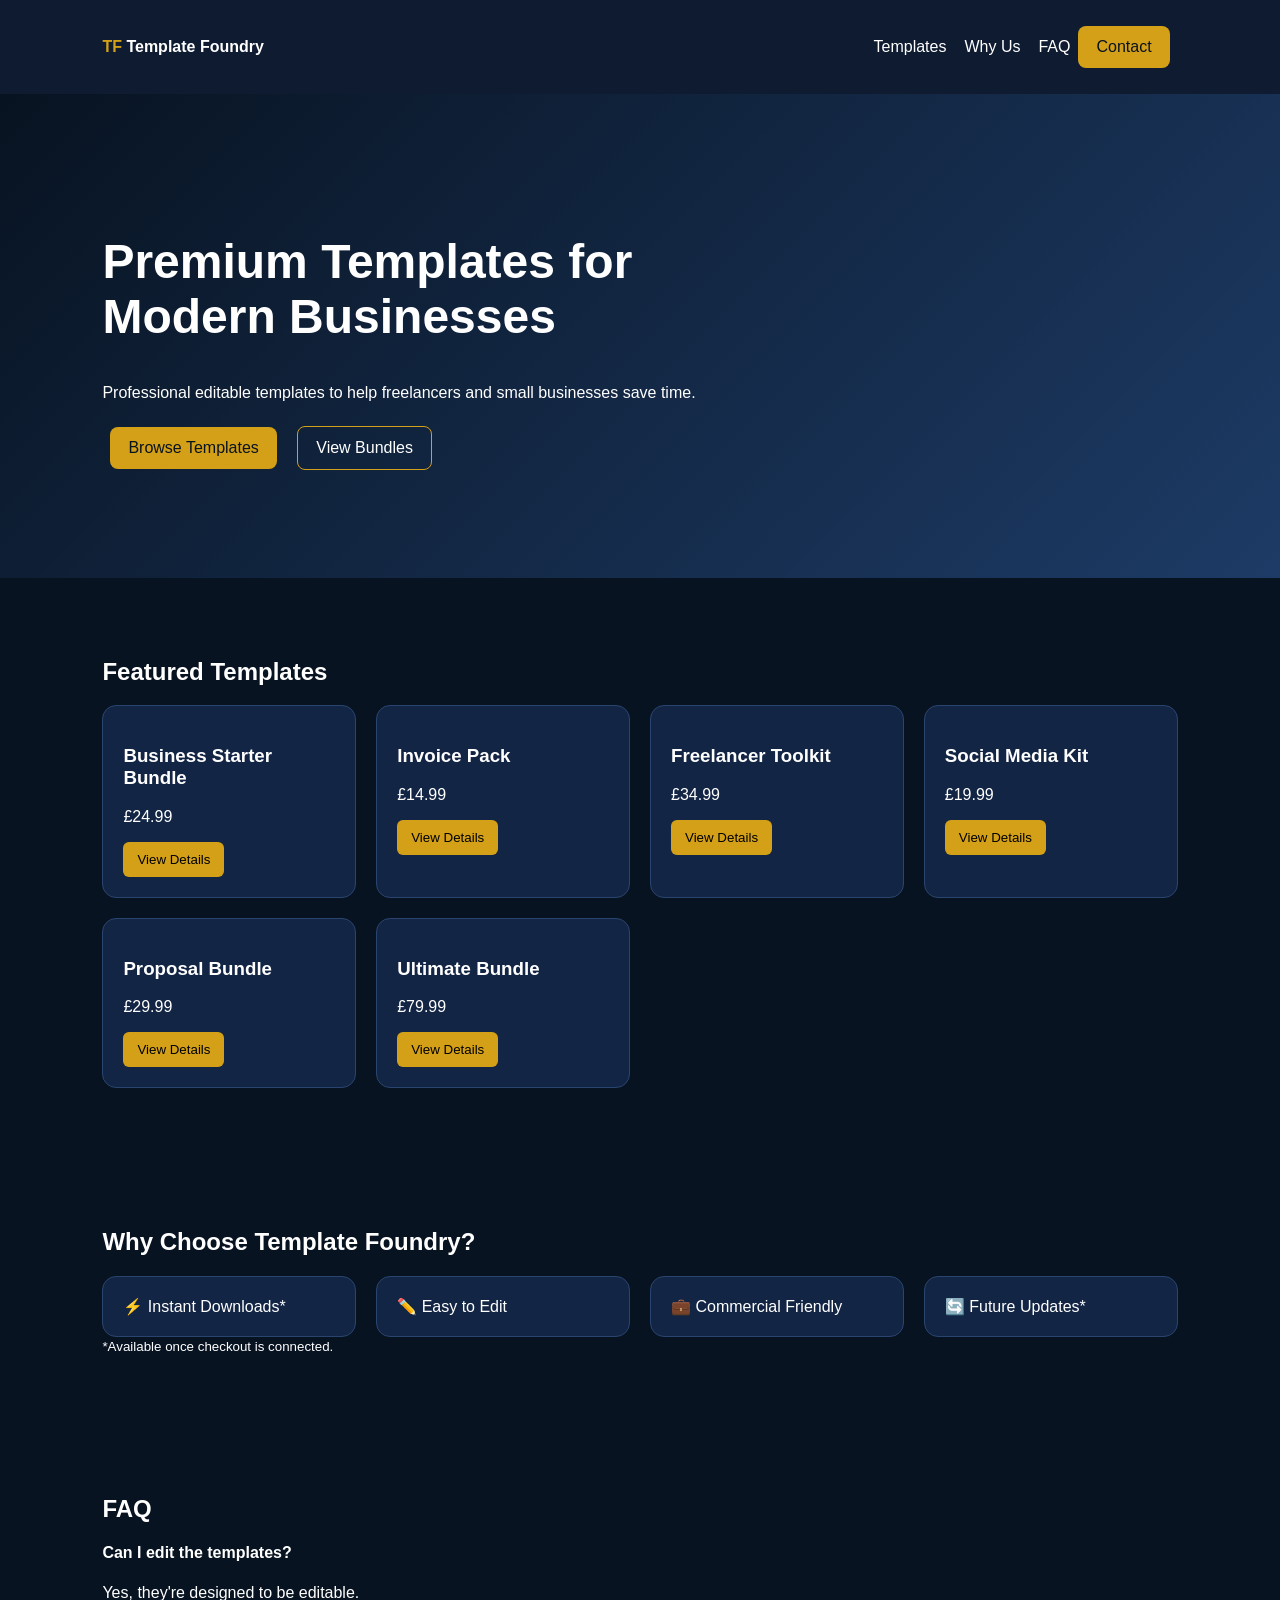
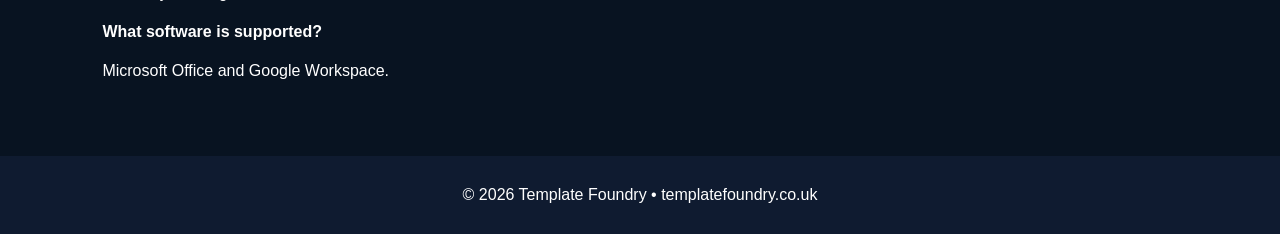
<file: index.html>
<!doctype html><html><head><meta charset="utf-8">
<meta name="viewport" content="width=device-width,initial-scale=1">
<title>Template Foundry</title>
<link rel="stylesheet" <link rel="stylesheet" href="style.css">
<header class="nav"><div class="logo">TF <span>Template Foundry</span></div>
<nav><a href="#products">Templates</a><a href="#why">Why Us</a><a href="#faq">FAQ</a><a class="btn" href="contact.html">Contact</a></nav></header>

<section class="hero">
<div class="hero-content">
<h1>Premium Templates for Modern Businesses</h1>
<p>Professional editable templates to help freelancers and small businesses save time.</p>
<a class="btn" href="#products">Browse Templates</a>
<a class="btn ghost" href="#featured">View Bundles</a>
</div></section>

<section id="products" class="section">
<h2>Featured Templates</h2>
<div class="grid">
<div class="card"><h3>Business Starter Bundle</h3><p>£24.99</p><button>View Details</button></div>
<div class="card"><h3>Invoice Pack</h3><p>£14.99</p><button>View Details</button></div>
<div class="card"><h3>Freelancer Toolkit</h3><p>£34.99</p><button>View Details</button></div>
<div class="card"><h3>Social Media Kit</h3><p>£19.99</p><button>View Details</button></div>
<div class="card"><h3>Proposal Bundle</h3><p>£29.99</p><button>View Details</button></div>
<div class="card"><h3>Ultimate Bundle</h3><p>£79.99</p><button>View Details</button></div>
</div></section>

<section id="why" class="section"><h2>Why Choose Template Foundry?</h2>
<div class="grid">
<div class="card">⚡ Instant Downloads*</div>
<div class="card">✏️ Easy to Edit</div>
<div class="card">💼 Commercial Friendly</div>
<div class="card">🔄 Future Updates*</div>
</div><small>*Available once checkout is connected.</small></section>

<section id="faq" class="section">
<h2>FAQ</h2>
<div class="faq"><h4>Can I edit the templates?</h4><p>Yes, they're designed to be editable.</p></div>
<div class="faq"><h4>What software is supported?</h4><p>Microsoft Office and Google Workspace.</p></div>
</section>

<footer>© 2026 Template Foundry • templatefoundry.co.uk</footer>
<scri<script src="script.js"></script>
</body></html>
</file>
<file: style.css>
body{margin:0;font-family:Arial,sans-serif;background:#081321;color:#fff}
.nav{display:flex;justify-content:space-between;align-items:center;padding:18px 8%;background:#0f1b30;position:sticky;top:0}
.logo{font-weight:bold;color:#d4a017}.logo span{color:#fff}
nav a{text-decoration:none;color:#fff;margin-left:18px}
.hero{padding:100px 8%;background:linear-gradient(135deg,#081321,#1d3b66)}
.hero h1{font-size:3rem;max-width:700px}
.btn{display:inline-block;margin:8px;padding:12px 18px;background:#d4a017;color:#081321;border-radius:8px;text-decoration:none;border:none}
.ghost{background:transparent;color:#fff;border:1px solid #d4a017}
.section{padding:60px 8%}
.grid{display:grid;grid-template-columns:repeat(auto-fit,minmax(220px,1fr));gap:20px}
.card{background:#132544;padding:20px;border-radius:14px;border:1px solid #29456f}
button{background:#d4a017;border:none;padding:10px 14px;border-radius:6px}
footer{text-align:center;padding:30px;background:#0f1b30}
</file>
